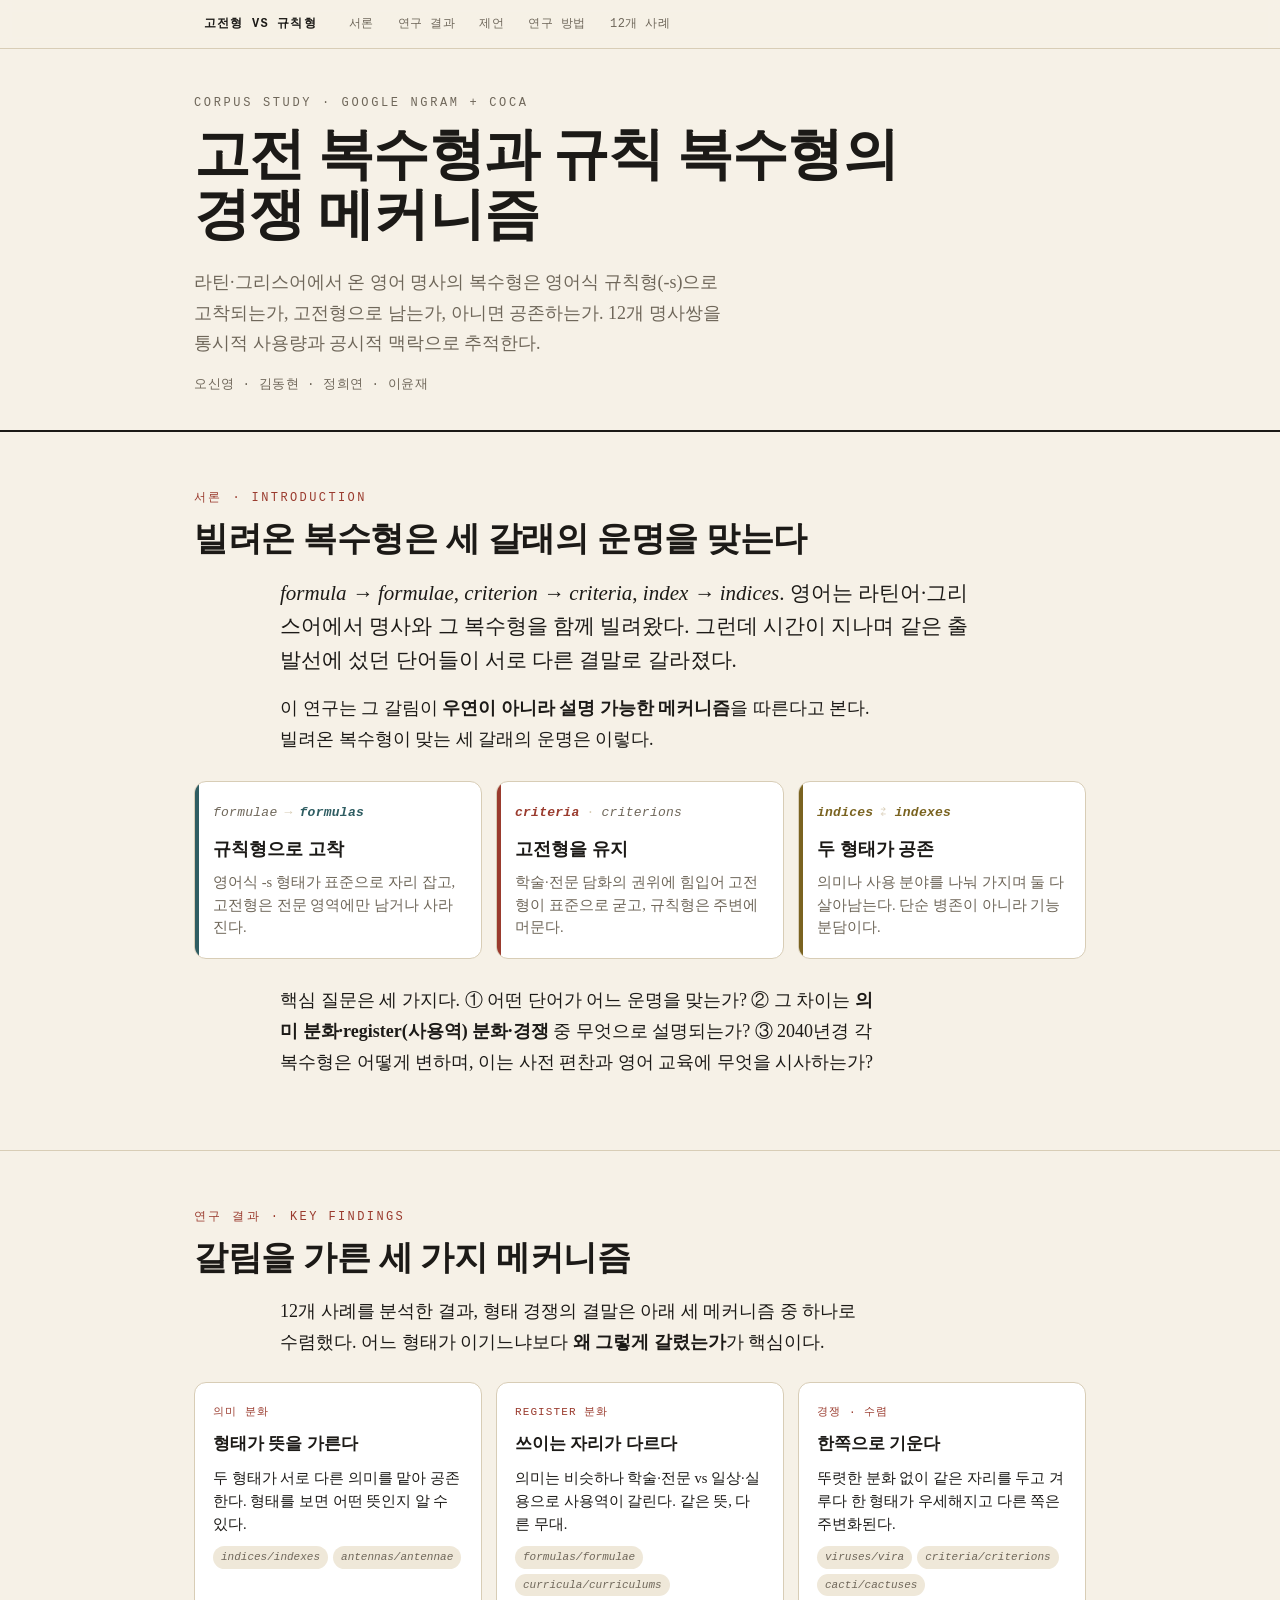
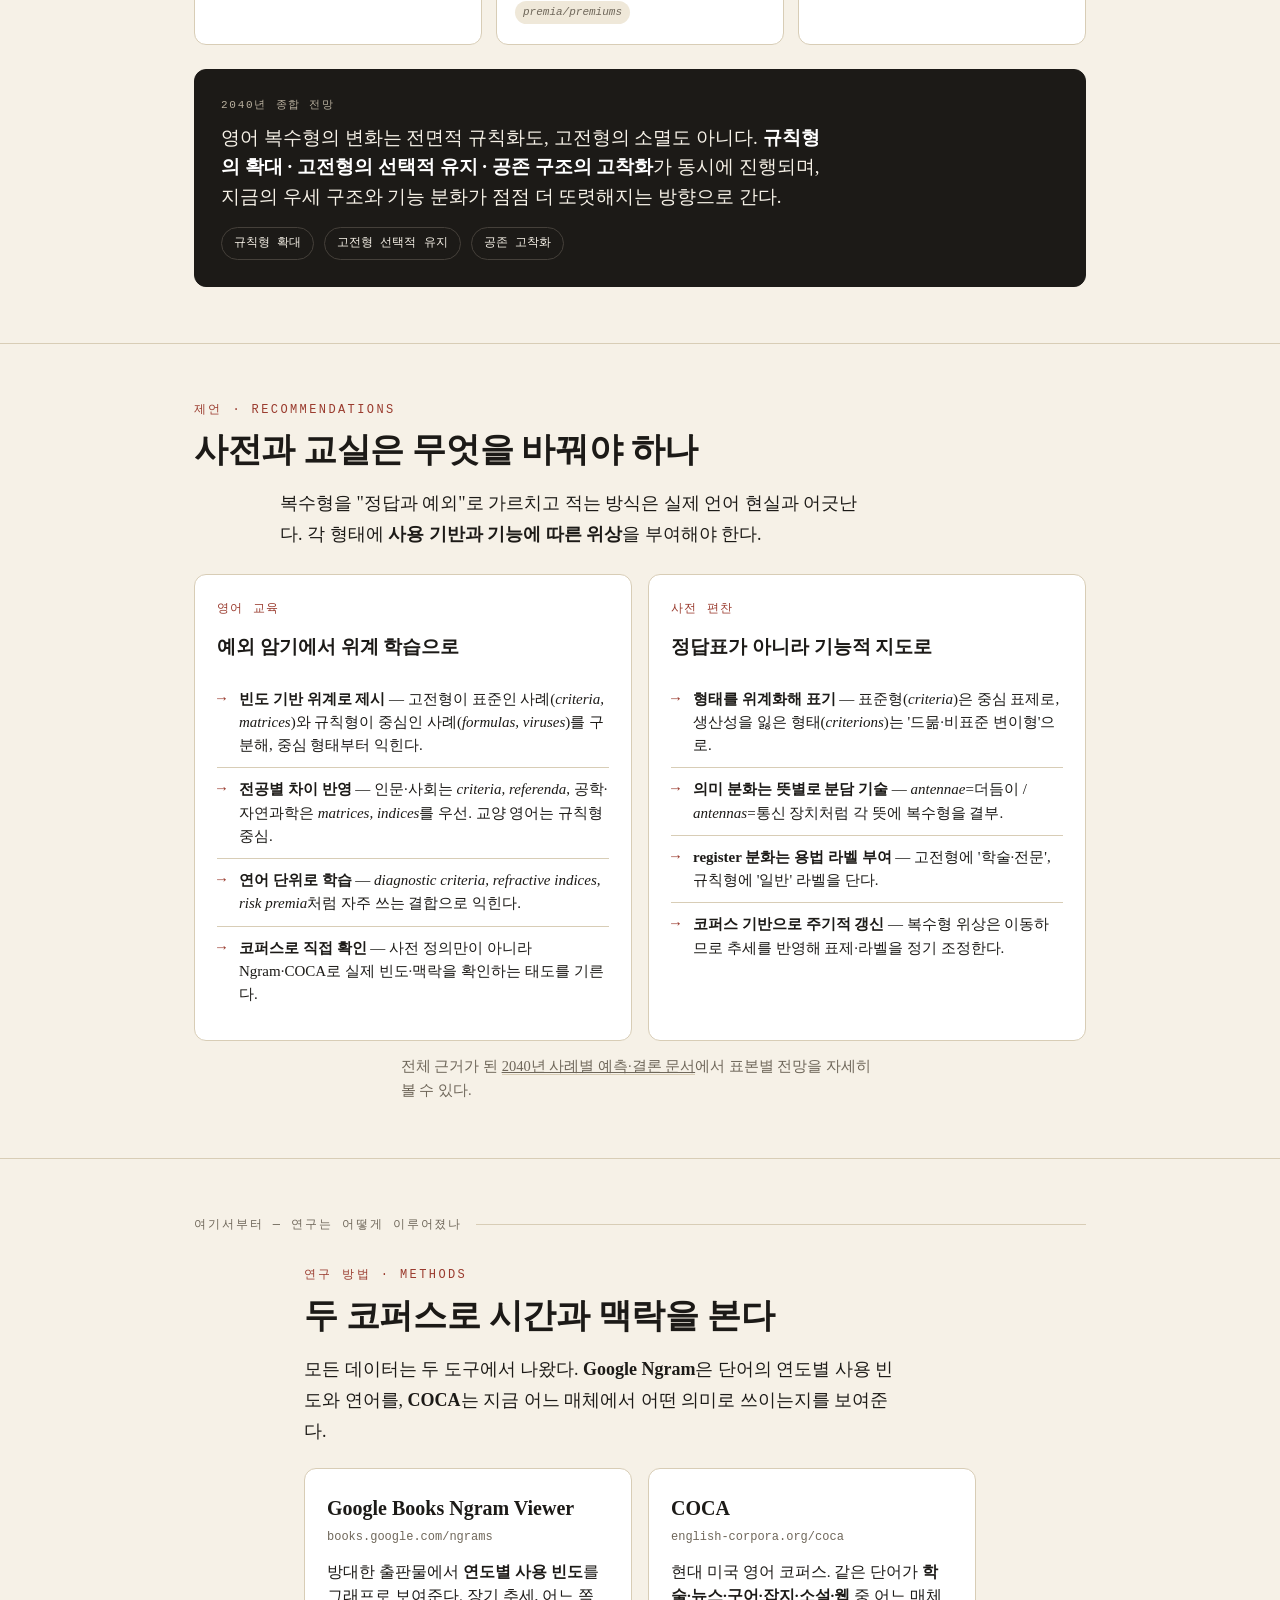
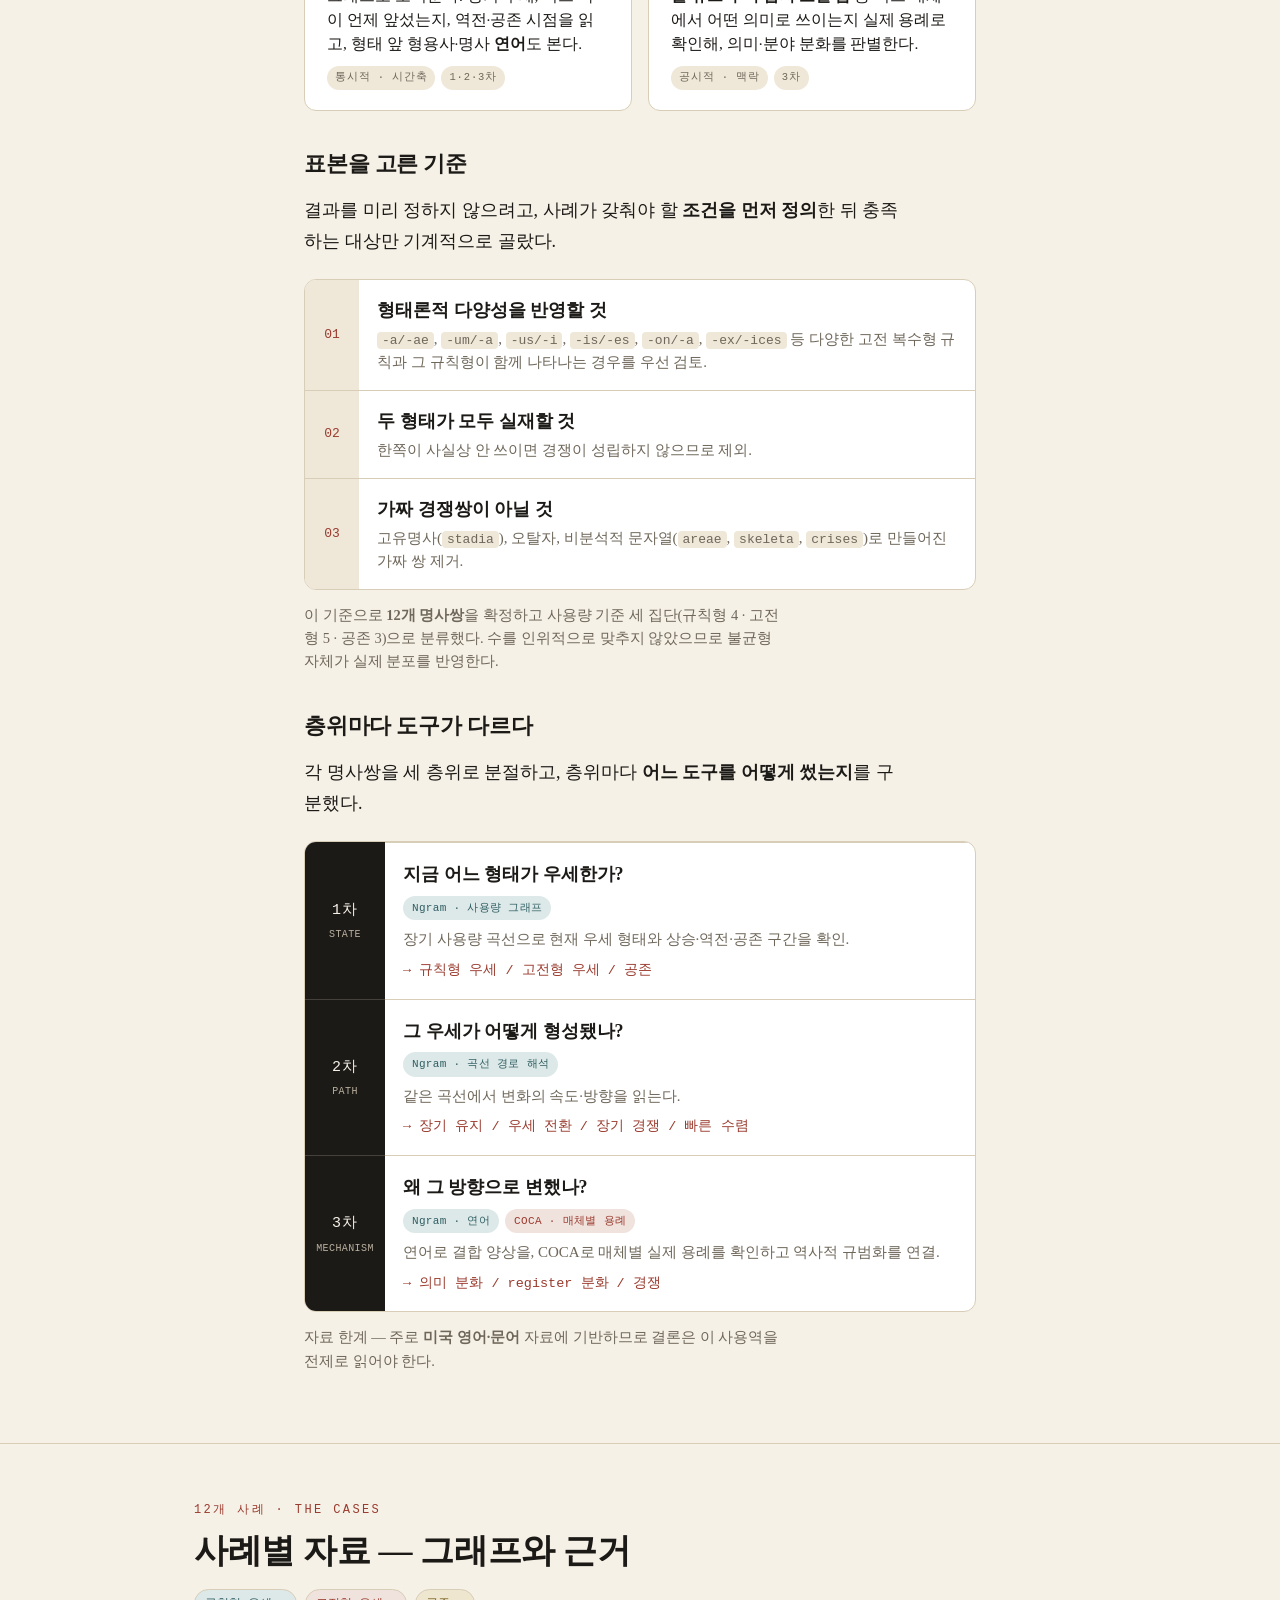
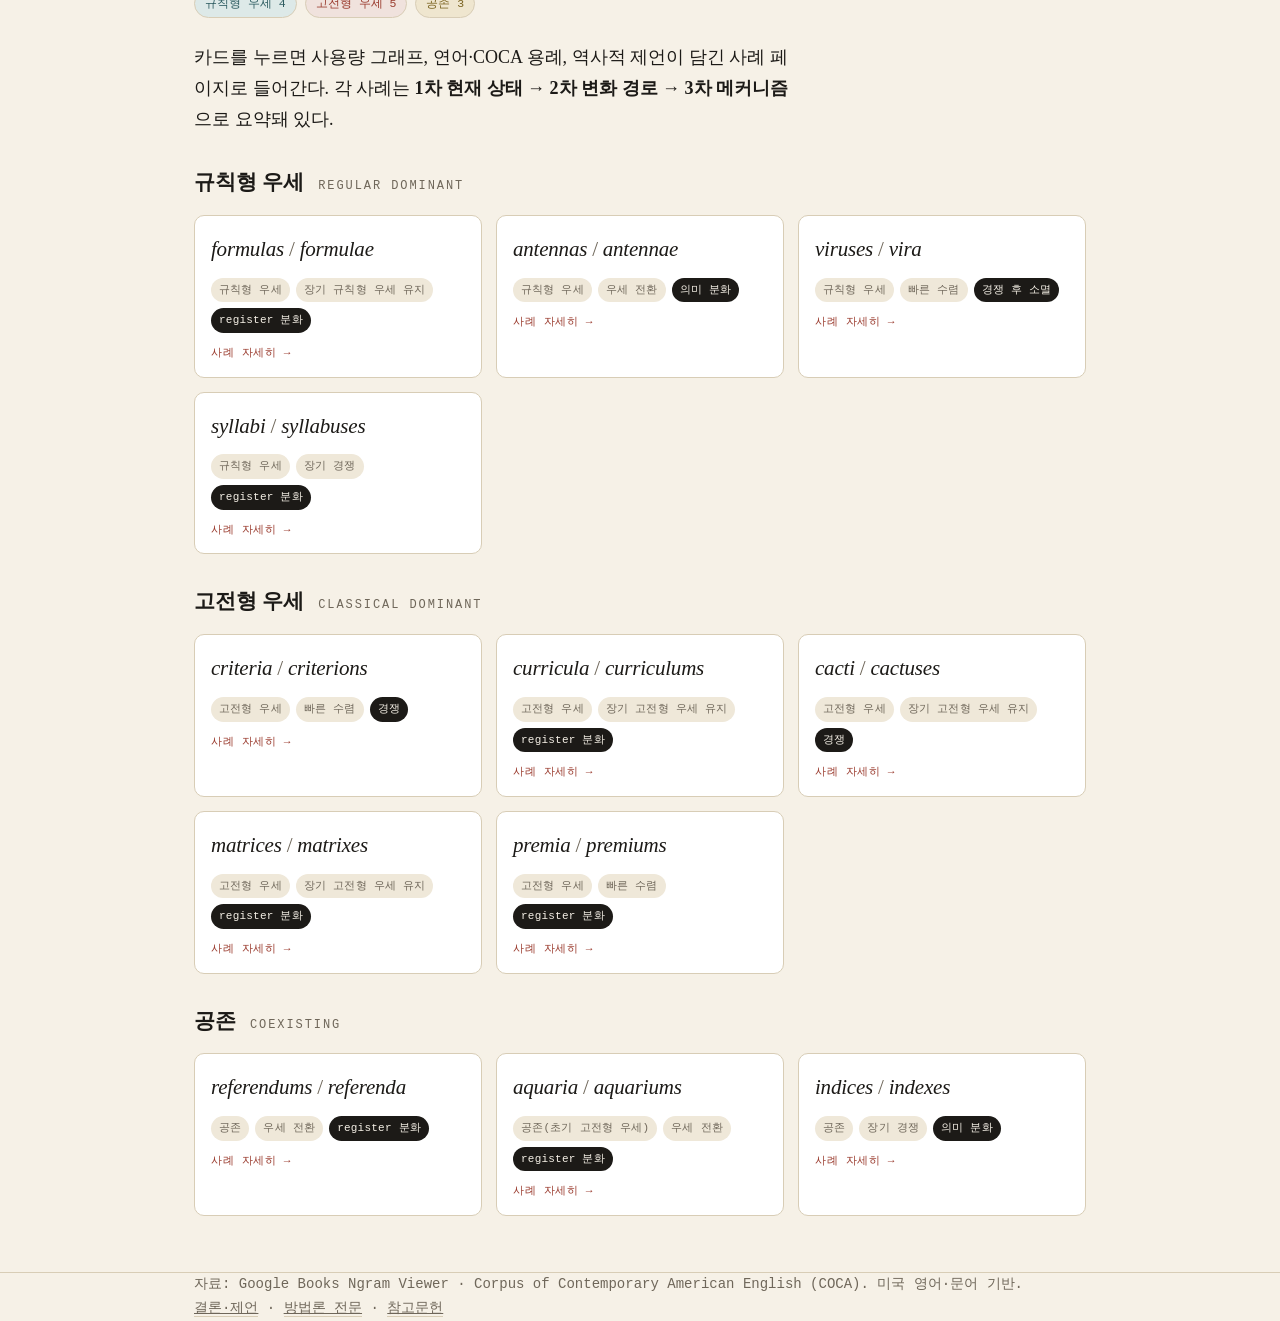
<file: index.html>
<!doctype html>
<html lang="ko">
<head>
<meta charset="utf-8">
<meta name="viewport" content="width=device-width,initial-scale=1">
<title>고전 복수형 vs 규칙 복수형 — 경쟁 메커니즘</title>
<link rel="stylesheet" href="style.css">
</head>
<body>

<nav class="nav">
  <div class="wrap">
    <a class="brand" href="#top">고전형 vs 규칙형</a>
    <a href="#intro">서론</a>
    <a href="#findings">연구 결과</a>
    <a href="#recs">제언</a>
    <a href="#method">연구 방법</a>
    <a href="#cases">12개 사례</a>
  </div>
</nav>

<header class="masthead" id="top">
  <div class="wrap">
    <div class="eyebrow">Corpus study · Google Ngram + COCA</div>
    <h1>고전 복수형과 규칙 복수형의<br>경쟁 메커니즘</h1>
    <p class="sub">라틴·그리스어에서 온 영어 명사의 복수형은 영어식 규칙형(-s)으로 고착되는가, 고전형으로 남는가, 아니면 공존하는가. 12개 명사쌍을 통시적 사용량과 공시적 맥락으로 추적한다.</p>
    <div class="byline">오신영 · 김동현 · 정희연 · 이윤재</div>
  </div>
</header>

<!-- 서론 -->
<section id="intro">
  <div class="wrap">
    <p class="kicker">서론 · Introduction</p>
    <h2 class="sec-h">빌려온 복수형은 세 갈래의 운명을 맞는다</h2>
    <div class="prose narrow" style="padding:0">
      <p class="big"><em>formula → formulae</em>, <em>criterion → criteria</em>, <em>index → indices</em>. 영어는 라틴어·그리스어에서 명사와 그 복수형을 함께 빌려왔다. 그런데 시간이 지나며 같은 출발선에 섰던 단어들이 서로 다른 결말로 갈라졌다.</p>
      <p>이 연구는 그 갈림이 <strong>우연이 아니라 설명 가능한 메커니즘</strong>을 따른다고 본다. 빌려온 복수형이 맞는 세 갈래의 운명은 이렇다.</p>
    </div>
    <div class="fates">
      <div class="fate rg">
        <div class="ar"><span class="from">formulae</span><span class="sep">→</span><span class="to">formulas</span></div>
        <div class="nm">규칙형으로 고착</div>
        <p class="ds">영어식 -s 형태가 표준으로 자리 잡고, 고전형은 전문 영역에만 남거나 사라진다.</p>
      </div>
      <div class="fate cl">
        <div class="ar"><span class="to">criteria</span><span class="sep">·</span><span class="from">criterions</span></div>
        <div class="nm">고전형을 유지</div>
        <p class="ds">학술·전문 담화의 권위에 힘입어 고전형이 표준으로 굳고, 규칙형은 주변에 머문다.</p>
      </div>
      <div class="fate co">
        <div class="ar"><span class="to">indices</span><span class="sep">⇄</span><span class="to">indexes</span></div>
        <div class="nm">두 형태가 공존</div>
        <p class="ds">의미나 사용 분야를 나눠 가지며 둘 다 살아남는다. 단순 병존이 아니라 기능 분담이다.</p>
      </div>
    </div>
    <div class="prose narrow" style="padding:0;margin-top:26px">
      <p>핵심 질문은 세 가지다. ① 어떤 단어가 어느 운명을 맞는가? ② 그 차이는 <strong>의미 분화·register(사용역) 분화·경쟁</strong> 중 무엇으로 설명되는가? ③ 2040년경 각 복수형은 어떻게 변하며, 이는 사전 편찬과 영어 교육에 무엇을 시사하는가?</p>
    </div>
  </div>
</section>

<!-- 연구 결과 (먼저) -->
<section id="findings">
  <div class="wrap">
    <p class="kicker">연구 결과 · Key findings</p>
    <h2 class="sec-h">갈림을 가른 세 가지 메커니즘</h2>
    <div class="prose narrow" style="padding:0"><p>12개 사례를 분석한 결과, 형태 경쟁의 결말은 아래 세 메커니즘 중 하나로 수렴했다. 어느 형태가 이기느냐보다 <strong>왜 그렇게 갈렸는가</strong>가 핵심이다.</p></div>
    <div class="findings">
      <div class="finding">
        <div class="mech">의미 분화</div>
        <h4>형태가 뜻을 가른다</h4>
        <p>두 형태가 서로 다른 의미를 맡아 공존한다. 형태를 보면 어떤 뜻인지 알 수 있다.</p>
        <div class="ex"><span class="e">indices/indexes</span><span class="e">antennas/antennae</span></div>
      </div>
      <div class="finding">
        <div class="mech">register 분화</div>
        <h4>쓰이는 자리가 다르다</h4>
        <p>의미는 비슷하나 학술·전문 vs 일상·실용으로 사용역이 갈린다. 같은 뜻, 다른 무대.</p>
        <div class="ex"><span class="e">formulas/formulae</span><span class="e">curricula/curriculums</span><span class="e">premia/premiums</span></div>
      </div>
      <div class="finding">
        <div class="mech">경쟁 · 수렴</div>
        <h4>한쪽으로 기운다</h4>
        <p>뚜렷한 분화 없이 같은 자리를 두고 겨루다 한 형태가 우세해지고 다른 쪽은 주변화된다.</p>
        <div class="ex"><span class="e">viruses/vira</span><span class="e">criteria/criterions</span><span class="e">cacti/cactuses</span></div>
      </div>
    </div>

    <div class="synth">
      <div class="lab">2040년 종합 전망</div>
      <p>영어 복수형의 변화는 전면적 규칙화도, 고전형의 소멸도 아니다. <strong>규칙형의 확대 · 고전형의 선택적 유지 · 공존 구조의 고착화</strong>가 동시에 진행되며, 지금의 우세 구조와 기능 분화가 점점 더 또렷해지는 방향으로 간다.</p>
      <div class="three"><span>규칙형 확대</span><span>고전형 선택적 유지</span><span>공존 고착화</span></div>
    </div>
  </div>
</section>

<!-- 제언 -->
<section id="recs">
  <div class="wrap">
    <p class="kicker">제언 · Recommendations</p>
    <h2 class="sec-h">사전과 교실은 무엇을 바꿔야 하나</h2>
    <div class="prose narrow" style="padding:0"><p>복수형을 "정답과 예외"로 가르치고 적는 방식은 실제 언어 현실과 어긋난다. 각 형태에 <strong>사용 기반과 기능에 따른 위상</strong>을 부여해야 한다.</p></div>
    <div class="recs">
      <div class="rec">
        <div class="ico">영어 교육</div>
        <h4>예외 암기에서 위계 학습으로</h4>
        <ul>
          <li><strong>빈도 기반 위계로 제시</strong> — 고전형이 표준인 사례(<em>criteria, matrices</em>)와 규칙형이 중심인 사례(<em>formulas, viruses</em>)를 구분해, 중심 형태부터 익힌다.</li>
          <li><strong>전공별 차이 반영</strong> — 인문·사회는 <em>criteria, referenda</em>, 공학·자연과학은 <em>matrices, indices</em>를 우선. 교양 영어는 규칙형 중심.</li>
          <li><strong>연어 단위로 학습</strong> — <em>diagnostic criteria, refractive indices, risk premia</em>처럼 자주 쓰는 결합으로 익힌다.</li>
          <li><strong>코퍼스로 직접 확인</strong> — 사전 정의만이 아니라 Ngram·COCA로 실제 빈도·맥락을 확인하는 태도를 기른다.</li>
        </ul>
      </div>
      <div class="rec">
        <div class="ico">사전 편찬</div>
        <h4>정답표가 아니라 기능적 지도로</h4>
        <ul>
          <li><strong>형태를 위계화해 표기</strong> — 표준형(<em>criteria</em>)은 중심 표제로, 생산성을 잃은 형태(<em>criterions</em>)는 '드묾·비표준 변이형'으로.</li>
          <li><strong>의미 분화는 뜻별로 분담 기술</strong> — <em>antennae</em>=더듬이 / <em>antennas</em>=통신 장치처럼 각 뜻에 복수형을 결부.</li>
          <li><strong>register 분화는 용법 라벨 부여</strong> — 고전형에 '학술·전문', 규칙형에 '일반' 라벨을 단다.</li>
          <li><strong>코퍼스 기반으로 주기적 갱신</strong> — 복수형 위상은 이동하므로 추세를 반영해 표제·라벨을 정기 조정한다.</li>
        </ul>
      </div>
    </div>
    <p class="note narrow" style="padding:0">전체 근거가 된 <a href="docs/conclusion.md" style="border-bottom:1px solid var(--rule)">2040년 사례별 예측·결론 문서</a>에서 표본별 전망을 자세히 볼 수 있다.</p>
  </div>
</section>

<!-- 여기서부터 세부: 연구 방법 -->
<section id="method">
  <div class="wrap">
    <div class="detailmark"><span class="tx">여기서부터 — 연구는 어떻게 이루어졌나</span><span class="ln"></span></div>
  </div>
  <div class="narrow" style="padding-top:30px">
    <p class="kicker">연구 방법 · Methods</p>
    <h2 class="sec-h">두 코퍼스로 시간과 맥락을 본다</h2>
    <div class="prose" style="padding:0"><p>모든 데이터는 두 도구에서 나왔다. <strong>Google Ngram</strong>은 단어의 연도별 사용 빈도와 연어를, <strong>COCA</strong>는 지금 어느 매체에서 어떤 의미로 쓰이는지를 보여준다.</p></div>
    <div class="tools">
      <div class="tool">
        <div class="nm">Google Books Ngram Viewer</div>
        <div class="src">books.google.com/ngrams</div>
        <p class="role">방대한 출판물에서 <strong>연도별 사용 빈도</strong>를 그래프로 보여준다. 장기 추세, 어느 쪽이 언제 앞섰는지, 역전·공존 시점을 읽고, 형태 앞 형용사·명사 <strong>연어</strong>도 본다.</p>
        <span class="tag">통시적 · 시간축</span><span class="tag">1·2·3차</span>
      </div>
      <div class="tool">
        <div class="nm">COCA</div>
        <div class="src">english-corpora.org/coca</div>
        <p class="role">현대 미국 영어 코퍼스. 같은 단어가 <strong>학술·뉴스·구어·잡지·소설·웹</strong> 중 어느 매체에서 어떤 의미로 쓰이는지 실제 용례로 확인해, 의미·분야 분화를 판별한다.</p>
        <span class="tag">공시적 · 맥락</span><span class="tag">3차</span>
      </div>
    </div>

    <h3 class="sec-h" style="font-size:22px;margin-top:40px">표본을 고른 기준</h3>
    <div class="prose" style="padding:0"><p>결과를 미리 정하지 않으려고, 사례가 갖춰야 할 <strong>조건을 먼저 정의</strong>한 뒤 충족하는 대상만 기계적으로 골랐다.</p></div>
    <div class="steps">
      <div class="row"><div class="n">01</div><div class="c"><div class="t">형태론적 다양성을 반영할 것</div><div class="d"><code>-a/-ae</code>, <code>-um/-a</code>, <code>-us/-i</code>, <code>-is/-es</code>, <code>-on/-a</code>, <code>-ex/-ices</code> 등 다양한 고전 복수형 규칙과 그 규칙형이 함께 나타나는 경우를 우선 검토.</div></div></div>
      <div class="row"><div class="n">02</div><div class="c"><div class="t">두 형태가 모두 실재할 것</div><div class="d">한쪽이 사실상 안 쓰이면 경쟁이 성립하지 않으므로 제외.</div></div></div>
      <div class="row"><div class="n">03</div><div class="c"><div class="t">가짜 경쟁쌍이 아닐 것</div><div class="d">고유명사(<code>stadia</code>), 오탈자, 비분석적 문자열(<code>areae</code>, <code>skeleta</code>, <code>crises</code>)로 만들어진 가짜 쌍 제거.</div></div></div>
    </div>
    <p class="note" style="padding:0">이 기준으로 <strong>12개 명사쌍</strong>을 확정하고 사용량 기준 세 집단(규칙형 4 · 고전형 5 · 공존 3)으로 분류했다. 수를 인위적으로 맞추지 않았으므로 불균형 자체가 실제 분포를 반영한다.</p>

    <h3 class="sec-h" style="font-size:22px;margin-top:40px">층위마다 도구가 다르다</h3>
    <div class="prose" style="padding:0"><p>각 명사쌍을 세 층위로 분절하고, 층위마다 <strong>어느 도구를 어떻게 썼는지</strong>를 구분했다.</p></div>
    <div class="pipe">
      <div class="lv"><span class="big">1차</span><span class="sm">STATE</span></div>
      <div class="bd"><div class="q">지금 어느 형태가 우세한가?</div><div class="toolrow"><span class="tchip ng">Ngram · 사용량 그래프</span></div><div class="d">장기 사용량 곡선으로 현재 우세 형태와 상승·역전·공존 구간을 확인.</div><div class="out">→ 규칙형 우세 / 고전형 우세 / 공존</div></div>
      <div class="lv"><span class="big">2차</span><span class="sm">PATH</span></div>
      <div class="bd"><div class="q">그 우세가 어떻게 형성됐나?</div><div class="toolrow"><span class="tchip ng">Ngram · 곡선 경로 해석</span></div><div class="d">같은 곡선에서 변화의 속도·방향을 읽는다.</div><div class="out">→ 장기 유지 / 우세 전환 / 장기 경쟁 / 빠른 수렴</div></div>
      <div class="lv"><span class="big">3차</span><span class="sm">MECHANISM</span></div>
      <div class="bd"><div class="q">왜 그 방향으로 변했나?</div><div class="toolrow"><span class="tchip ng">Ngram · 연어</span><span class="tchip co">COCA · 매체별 용례</span></div><div class="d">연어로 결합 양상을, COCA로 매체별 실제 용례를 확인하고 역사적 규범화를 연결.</div><div class="out">→ 의미 분화 / register 분화 / 경쟁</div></div>
    </div>
    <p class="note" style="padding:0">자료 한계 — 주로 <strong>미국 영어·문어</strong> 자료에 기반하므로 결론은 이 사용역을 전제로 읽어야 한다.</p>
  </div>
</section>

<!-- 12개 사례 -->
<section id="cases">
  <div class="wrap">
    <p class="kicker">12개 사례 · The cases</p>
    <h2 class="sec-h">사례별 자료 — 그래프와 근거</h2>
    <div class="legend">
      <span class="l-rg">규칙형 우세 4</span><span class="l-cl">고전형 우세 5</span><span class="l-co">공존 3</span>
    </div>
    <div class="prose" style="padding:0;margin-bottom:8px"><p>카드를 누르면 사용량 그래프, 연어·COCA 용례, 역사적 제언이 담긴 사례 페이지로 들어간다. 각 사례는 <strong>1차 현재 상태 → 2차 변화 경로 → 3차 메커니즘</strong>으로 요약돼 있다.</p></div>
      <div class="grouphead"><span class="gk">규칙형 우세</span><span class="ge">Regular dominant</span></div>
      <div class="grid">
        <a class="card" href="cases/formulas-formulae.html">
          <p class="pair"><span class="a">formulas</span><span class="s">/</span><span class="a">formulae</span></p>
          <div class="flow"><span class="chip">규칙형 우세</span><span class="chip">장기 규칙형 우세 유지</span><span class="chip m">register 분화</span></div>
          <div class="more">사례 자세히 →</div>
        </a>
        <a class="card" href="cases/antennas-antennae.html">
          <p class="pair"><span class="a">antennas</span><span class="s">/</span><span class="a">antennae</span></p>
          <div class="flow"><span class="chip">규칙형 우세</span><span class="chip">우세 전환</span><span class="chip m">의미 분화</span></div>
          <div class="more">사례 자세히 →</div>
        </a>
        <a class="card" href="cases/viruses-vira.html">
          <p class="pair"><span class="a">viruses</span><span class="s">/</span><span class="a">vira</span></p>
          <div class="flow"><span class="chip">규칙형 우세</span><span class="chip">빠른 수렴</span><span class="chip m">경쟁 후 소멸</span></div>
          <div class="more">사례 자세히 →</div>
        </a>
        <a class="card" href="cases/syllabi-syllabuses.html">
          <p class="pair"><span class="a">syllabi</span><span class="s">/</span><span class="a">syllabuses</span></p>
          <div class="flow"><span class="chip">규칙형 우세</span><span class="chip">장기 경쟁</span><span class="chip m">register 분화</span></div>
          <div class="more">사례 자세히 →</div>
        </a>
      </div>
      <div class="grouphead"><span class="gk">고전형 우세</span><span class="ge">Classical dominant</span></div>
      <div class="grid">
        <a class="card" href="cases/criteria-criterions.html">
          <p class="pair"><span class="a">criteria</span><span class="s">/</span><span class="a">criterions</span></p>
          <div class="flow"><span class="chip">고전형 우세</span><span class="chip">빠른 수렴</span><span class="chip m">경쟁</span></div>
          <div class="more">사례 자세히 →</div>
        </a>
        <a class="card" href="cases/curricula-curriculums.html">
          <p class="pair"><span class="a">curricula</span><span class="s">/</span><span class="a">curriculums</span></p>
          <div class="flow"><span class="chip">고전형 우세</span><span class="chip">장기 고전형 우세 유지</span><span class="chip m">register 분화</span></div>
          <div class="more">사례 자세히 →</div>
        </a>
        <a class="card" href="cases/cacti-cactuses.html">
          <p class="pair"><span class="a">cacti</span><span class="s">/</span><span class="a">cactuses</span></p>
          <div class="flow"><span class="chip">고전형 우세</span><span class="chip">장기 고전형 우세 유지</span><span class="chip m">경쟁</span></div>
          <div class="more">사례 자세히 →</div>
        </a>
        <a class="card" href="cases/matrices-matrixes.html">
          <p class="pair"><span class="a">matrices</span><span class="s">/</span><span class="a">matrixes</span></p>
          <div class="flow"><span class="chip">고전형 우세</span><span class="chip">장기 고전형 우세 유지</span><span class="chip m">register 분화</span></div>
          <div class="more">사례 자세히 →</div>
        </a>
        <a class="card" href="cases/premia-premiums.html">
          <p class="pair"><span class="a">premia</span><span class="s">/</span><span class="a">premiums</span></p>
          <div class="flow"><span class="chip">고전형 우세</span><span class="chip">빠른 수렴</span><span class="chip m">register 분화</span></div>
          <div class="more">사례 자세히 →</div>
        </a>
      </div>
      <div class="grouphead"><span class="gk">공존</span><span class="ge">Coexisting</span></div>
      <div class="grid">
        <a class="card" href="cases/referendums-referenda.html">
          <p class="pair"><span class="a">referendums</span><span class="s">/</span><span class="a">referenda</span></p>
          <div class="flow"><span class="chip">공존</span><span class="chip">우세 전환</span><span class="chip m">register 분화</span></div>
          <div class="more">사례 자세히 →</div>
        </a>
        <a class="card" href="cases/aquaria-aquariums.html">
          <p class="pair"><span class="a">aquaria</span><span class="s">/</span><span class="a">aquariums</span></p>
          <div class="flow"><span class="chip">공존(초기 고전형 우세)</span><span class="chip">우세 전환</span><span class="chip m">register 분화</span></div>
          <div class="more">사례 자세히 →</div>
        </a>
        <a class="card" href="cases/indices-indexes.html">
          <p class="pair"><span class="a">indices</span><span class="s">/</span><span class="a">indexes</span></p>
          <div class="flow"><span class="chip">공존</span><span class="chip">장기 경쟁</span><span class="chip m">의미 분화</span></div>
          <div class="more">사례 자세히 →</div>
        </a>
      </div>
  </div>
</section>

<footer class="wrap">
  자료: Google Books Ngram Viewer · Corpus of Contemporary American English (COCA). 미국 영어·문어 기반.<br>
  <a href="docs/conclusion.md">결론·제언</a> · <a href="docs/methodology.md">방법론 전문</a> · <a href="docs/references.md">참고문헌</a>
</footer>
</body>
</html>
</file>
<file: style.css>
:root{
  --ink:#1c1a17; --paper:#f6f1e7; --paper2:#efe8d9;
  --rule:#d8cdb6; --muted:#6f675a;
  --classical:#9a3b2e; --classical-bg:#f0e2dd;
  --regular:#2f5d62; --regular-bg:#dde9e8;
  --coexist:#7a6320; --accent:#9a3b2e;
}
*{box-sizing:border-box}
html{scroll-behavior:smooth}
body{margin:0;background:var(--paper);color:var(--ink);
  font-family:"Iowan Old Style","Palatino Linotype",Palatino,Georgia,"Noto Serif KR",serif;
  font-size:18px;line-height:1.7;-webkit-font-smoothing:antialiased}
a{color:inherit}
.wrap{max-width:940px;margin:0 auto;padding:0 24px}
.narrow{max-width:720px;margin:0 auto;padding:0 24px}
.eyebrow{font-family:ui-monospace,"SF Mono",Menlo,monospace;font-size:12px;letter-spacing:.22em;
  text-transform:uppercase;color:var(--muted)}

/* sticky mini-nav */
.nav{position:sticky;top:0;z-index:20;background:rgba(246,241,231,.92);backdrop-filter:blur(6px);
  border-bottom:1px solid var(--rule)}
.nav .wrap{display:flex;gap:4px;align-items:center;padding:9px 24px;overflow-x:auto}
.nav a{font-family:ui-monospace,monospace;font-size:12px;letter-spacing:.04em;text-decoration:none;
  color:var(--muted);padding:5px 10px;border-radius:6px;white-space:nowrap}
.nav a:hover{color:var(--ink);background:var(--paper2)}
.nav .brand{font-weight:700;color:var(--ink);margin-right:8px;letter-spacing:.1em;text-transform:uppercase}

/* hero */
.masthead{border-bottom:2px solid var(--ink)}
.masthead .wrap{padding-top:44px;padding-bottom:34px}
.masthead h1{font-size:clamp(32px,5.4vw,56px);line-height:1.07;margin:.2em 0 .4em;font-weight:700;letter-spacing:-.012em}
.masthead p.sub{margin:0;color:var(--muted);font-size:18px;max-width:60ch}
.byline{margin-top:16px;font-family:ui-monospace,monospace;font-size:12.5px;color:var(--muted);letter-spacing:.04em}
.versus{display:flex;align-items:stretch;border:1px solid var(--rule);border-radius:10px;overflow:hidden;margin:30px 0 0;background:#fff}
.versus .side{flex:1;padding:18px 20px}
.versus .side.cl{background:var(--classical-bg)} .versus .side.rg{background:var(--regular-bg)}
.versus .side .lab{font-family:ui-monospace,monospace;font-size:11px;letter-spacing:.18em;text-transform:uppercase}
.versus .side.cl .lab{color:var(--classical)} .versus .side.rg .lab{color:var(--regular)}
.versus .side .frm{font-size:21px;font-style:italic;margin-top:4px}
.versus .mid{display:flex;align-items:center;justify-content:center;padding:0 6px;font-family:ui-monospace,monospace;color:var(--muted);font-size:13px;background:#fff}

/* generic section */
section{padding:56px 0;border-bottom:1px solid var(--rule)}
.kicker{font-family:ui-monospace,monospace;font-size:12px;letter-spacing:.2em;text-transform:uppercase;color:var(--accent);margin:0 0 10px}
.sec-h{font-size:clamp(24px,3.6vw,34px);line-height:1.18;margin:0 0 18px;font-weight:700;letter-spacing:-.01em}
.prose p{font-size:18px;line-height:1.72;margin:0 0 16px;max-width:66ch}
.prose p.big{font-size:21px;line-height:1.6;color:var(--ink)}
.prose em{font-style:italic}

/* research questions list */
.ql{list-style:none;padding:0;margin:18px 0 0;counter-reset:q}
.ql li{counter-increment:q;position:relative;padding:14px 0 14px 46px;border-top:1px solid var(--rule);max-width:66ch}
.ql li:before{content:"Q" counter(q);position:absolute;left:0;top:14px;font-family:ui-monospace,monospace;
  font-size:12px;color:var(--accent);letter-spacing:.05em;font-weight:600}

/* hypothesis cards */
.hyp{display:grid;grid-template-columns:repeat(auto-fit,minmax(200px,1fr));gap:14px;margin-top:22px}
.hyp .h{border:1px solid var(--rule);border-radius:10px;padding:16px 16px;background:#fff}
.hyp .h .t{font-family:ui-monospace,monospace;font-size:11px;letter-spacing:.12em;text-transform:uppercase;color:var(--muted);margin-bottom:6px}
.hyp .h.cl .t{color:var(--classical)} .hyp .h.rg .t{color:var(--regular)} .hyp .h.co .t{color:var(--coexist)}
.hyp .h p{margin:0;font-size:15.5px;line-height:1.55}

/* tools — two big tool cards */
.tools{display:grid;grid-template-columns:1fr 1fr;gap:16px;margin-top:22px}
.tool{border:1px solid var(--rule);border-radius:12px;background:#fff;padding:22px 22px 20px}
.tool .nm{font-size:20px;font-weight:700;margin:0 0 2px}
.tool .src{font-family:ui-monospace,monospace;font-size:12px;color:var(--muted);margin-bottom:12px;word-break:break-all}
.tool .role{font-size:15.5px;line-height:1.55;margin:0;color:var(--ink)}
.tool .tag{display:inline-block;font-family:ui-monospace,monospace;font-size:10.5px;letter-spacing:.08em;text-transform:uppercase;
  padding:3px 8px;border-radius:999px;background:var(--paper2);color:var(--muted);margin:10px 6px 0 0}

/* sampling steps */
.steps{margin-top:22px;border:1px solid var(--rule);border-radius:12px;overflow:hidden;background:#fff}
.steps .row{display:grid;grid-template-columns:54px 1fr;border-top:1px solid var(--rule)}
.steps .row:first-child{border-top:none}
.steps .row .n{background:var(--paper2);display:flex;align-items:center;justify-content:center;font-family:ui-monospace,monospace;font-size:13px;color:var(--accent)}
.steps .row .c{padding:15px 18px}
.steps .row .c .t{font-weight:600;margin-bottom:3px}
.steps .row .c .d{font-size:15px;color:var(--muted);line-height:1.55}
.steps .row .c code{font-family:ui-monospace,monospace;font-size:13px;background:var(--paper2);padding:1px 5px;border-radius:4px}
.note{margin-top:14px;font-size:14.5px;color:var(--muted);line-height:1.6;max-width:66ch}

/* pipeline (where each tool is used) */
.pipe{display:grid;grid-template-columns:80px 1fr;gap:0;margin-top:22px;border:1px solid var(--rule);border-radius:12px;overflow:hidden;background:#fff}
.pipe .lv{display:flex;flex-direction:column;align-items:center;justify-content:center;gap:3px;
  background:var(--ink);color:var(--paper);padding:18px 6px;border-top:1px solid #45403a}
.pipe .lv:first-child{border-top:none}
.pipe .lv .big{font-family:ui-monospace,monospace;font-size:15px;letter-spacing:.06em}
.pipe .lv .sm{font-size:10px;font-family:ui-monospace,monospace;color:#b9b09f;letter-spacing:.04em}
.pipe .bd{padding:16px 18px;border-top:1px solid var(--rule)}
.pipe .bd:first-of-type{border-top:none}
.pipe .bd .q{font-weight:600;margin-bottom:6px}
.pipe .bd .toolrow{display:flex;flex-wrap:wrap;gap:6px;margin-bottom:8px}
.pipe .bd .tchip{font-family:ui-monospace,monospace;font-size:11px;letter-spacing:.03em;padding:3px 9px;border-radius:999px}
.pipe .bd .tchip.ng{background:var(--regular-bg);color:var(--regular)}
.pipe .bd .tchip.co{background:var(--classical-bg);color:var(--classical)}
.pipe .bd .d{font-size:15px;color:var(--muted);line-height:1.55}
.pipe .bd .out{margin-top:8px;font-size:13.5px;font-family:ui-monospace,monospace;color:var(--accent)}

/* results overview bar */
.legend{display:flex;flex-wrap:wrap;gap:8px;margin:6px 0 24px}
.legend span{font-family:ui-monospace,monospace;font-size:11.5px;padding:4px 10px;border-radius:999px;border:1px solid var(--rule)}
.legend .l-cl{background:var(--classical-bg);color:var(--classical)} .legend .l-rg{background:var(--regular-bg);color:var(--regular)}
.legend .l-co{background:#efe6cf;color:var(--coexist)}

/* case cards */
.grouphead{display:flex;align-items:baseline;gap:14px;margin:30px 0 14px}
.grouphead .gk{font-size:21px;font-weight:700}
.grouphead .ge{font-family:ui-monospace,monospace;font-size:12px;letter-spacing:.16em;text-transform:uppercase;color:var(--muted)}
.grid{display:grid;grid-template-columns:repeat(auto-fill,minmax(250px,1fr));gap:14px}
.card{display:block;text-decoration:none;border:1px solid var(--rule);border-radius:10px;background:#fff;
  padding:16px 16px 14px;transition:transform .14s ease,box-shadow .14s ease,border-color .14s}
.card:hover{transform:translateY(-3px);box-shadow:0 10px 24px rgba(40,30,20,.10);border-color:var(--ink)}
.card .pair{font-size:21px;margin:0 0 10px;letter-spacing:-.01em}
.card .pair .a{font-style:italic} .card .pair .s{color:var(--muted);font-style:normal;margin:0 5px}
.card .flow{display:flex;flex-wrap:wrap;gap:6px}
.chip{font-family:ui-monospace,monospace;font-size:11px;letter-spacing:.02em;padding:3px 8px;border-radius:999px;background:var(--paper2);color:var(--muted);white-space:nowrap}
.chip.m{background:var(--ink);color:var(--paper)}
.card .more{margin-top:11px;font-family:ui-monospace,monospace;font-size:11px;letter-spacing:.06em;color:var(--accent)}

footer{padding:40px 0 64px;color:var(--muted);font-size:14px;font-family:ui-monospace,monospace}
footer a{border-bottom:1px solid var(--rule)}

/* ===== case page ===== */
.topbar{border-bottom:2px solid var(--ink);background:var(--paper);position:sticky;top:0;z-index:20}
.topbar .wrap{display:flex;align-items:center;justify-content:space-between;padding:13px 24px}
.topbar a.back{font-family:ui-monospace,monospace;font-size:13px;text-decoration:none;color:var(--muted)}
.topbar a.back:hover{color:var(--ink)}
.topbar .site{font-family:ui-monospace,monospace;font-size:12px;letter-spacing:.12em;text-transform:uppercase;color:var(--muted)}
.casehero{padding:40px 0 10px}
.casehero .pair{font-size:clamp(34px,6vw,58px);margin:8px 0 16px;letter-spacing:-.015em}
.casehero .pair em{font-style:italic} .casehero .pair .sl{color:var(--rule);font-style:normal;margin:0 10px}
.flowbig{display:flex;flex-wrap:wrap;gap:8px;align-items:center;margin-bottom:8px}
.flowbig .step{font-family:ui-monospace,monospace;font-size:12.5px;padding:5px 11px;border:1px solid var(--rule);border-radius:999px;background:#fff}
.flowbig .step.m{background:var(--ink);color:var(--paper);border-color:var(--ink)} .flowbig .ar{color:var(--muted);font-family:ui-monospace,monospace}
figure.rep{margin:26px 0 8px;border:1px solid var(--rule);border-radius:10px;overflow:hidden;background:#fff;cursor:zoom-in}
figure.rep img{display:block;width:100%;height:auto}
figure.rep figcaption{padding:10px 14px;font-size:13.5px;color:var(--muted);border-top:1px solid var(--rule);font-family:ui-monospace,monospace;cursor:auto}
.block{padding:34px 0;border-bottom:1px solid var(--rule)}
.block h3{font-size:13px;font-family:ui-monospace,monospace;letter-spacing:.18em;text-transform:uppercase;color:var(--muted);margin:0 0 14px}
.block p{margin:0 0 14px;max-width:66ch}
.block.concl p{font-size:20px;line-height:1.6}
.tier{display:grid;grid-template-columns:84px 1fr;border:1px solid var(--rule);border-radius:8px;overflow:hidden;margin-top:6px}
.tier .n{background:var(--ink);color:var(--paper);display:flex;align-items:center;justify-content:center;font-family:ui-monospace,monospace;font-size:13px;padding:16px 0}
.tier .c{padding:14px 18px;border-bottom:1px solid var(--rule)} .tier .c:last-child{border-bottom:none}
.tier .c .q{font-weight:600} .tier .c .tool{display:block;margin-top:3px;color:var(--muted);font-size:14.5px;font-family:ui-monospace,monospace}
.tier .n.b2,.tier .n.b3{border-top:1px solid #45403a}
.subblock{margin-top:22px} .subblock .seg{font-family:ui-monospace,monospace;font-size:11px;letter-spacing:.12em;color:var(--accent);text-transform:uppercase}
.subblock h4{font-size:16px;margin:6px 0 8px}

/* references — bigger thumbs + lightbox */
.refsub{font-size:12px;font-family:ui-monospace,monospace;letter-spacing:.1em;text-transform:uppercase;color:var(--accent);margin:20px 0 8px}
.refgrid{display:grid;grid-template-columns:repeat(auto-fill,minmax(300px,1fr));gap:14px}
.refgrid figure{margin:0;border:1px solid var(--rule);border-radius:8px;overflow:hidden;background:var(--paper);cursor:zoom-in}
.refgrid figure img{display:block;width:100%;height:auto}
.refgrid figure figcaption{font-size:12px;color:var(--muted);padding:7px 9px;font-family:ui-monospace,monospace}
.refhint{font-size:13px;color:var(--muted);font-family:ui-monospace,monospace;margin:0 0 10px}

.casenav{display:flex;justify-content:space-between;gap:12px;padding:30px 0 60px}
.casenav a{flex:1;text-decoration:none;border:1px solid var(--rule);border-radius:10px;padding:14px 16px;background:#fff;transition:border-color .14s}
.casenav a:hover{border-color:var(--ink)} .casenav a.next{text-align:right}
.casenav .dir{font-family:ui-monospace,monospace;font-size:11px;letter-spacing:.12em;text-transform:uppercase;color:var(--muted)}
.casenav .nm{font-style:italic;font-size:18px;margin-top:3px} .casenav a.disabled{opacity:.35;pointer-events:none}

/* lightbox */
.lb{position:fixed;inset:0;background:rgba(20,16,12,.9);display:none;align-items:center;justify-content:center;z-index:100;padding:24px;cursor:zoom-out}
.lb.on{display:flex}
.lb img{max-width:96vw;max-height:92vh;border-radius:6px;box-shadow:0 20px 60px rgba(0,0,0,.5)}
.lb .x{position:absolute;top:16px;right:22px;color:#fff;font-family:ui-monospace,monospace;font-size:24px;cursor:pointer}

@media (max-width:620px){
  body{font-size:17px}
  .versus{flex-direction:column}
  .tools{grid-template-columns:1fr}
  .tier{grid-template-columns:64px 1fr}
  .pipe{grid-template-columns:64px 1fr}
}
@media (prefers-reduced-motion:reduce){*{transition:none!important}}

/* ===== v3 additions ===== */

/* hero: three-fate intro visual */
.fates{display:grid;grid-template-columns:repeat(3,1fr);gap:14px;margin:26px 0 0}
.fate{border:1px solid var(--rule);border-radius:12px;padding:20px 18px;background:#fff;position:relative;overflow:hidden}
.fate:before{content:"";position:absolute;left:0;top:0;bottom:0;width:4px}
.fate.rg:before{background:var(--regular)} .fate.cl:before{background:var(--classical)} .fate.co:before{background:var(--coexist)}
.fate .ar{font-family:ui-monospace,monospace;font-size:13px;letter-spacing:.02em;margin-bottom:10px;display:flex;align-items:center;gap:7px}
.fate.rg .ar .to{color:var(--regular);font-weight:700} .fate.cl .ar .to{color:var(--classical);font-weight:700} .fate.co .ar .to{color:var(--coexist);font-weight:700}
.fate .ar .from{color:var(--muted);font-style:italic} .fate .ar .to{font-style:italic}
.fate .ar .sep{color:var(--rule)}
.fate .nm{font-size:18px;font-weight:700;margin:0 0 6px}
.fate .ds{font-size:14.5px;line-height:1.55;color:var(--muted);margin:0}
.fate .cnt{position:absolute;right:16px;top:16px;font-family:ui-monospace,monospace;font-size:11px;color:var(--rule)}
@media (max-width:680px){.fates{grid-template-columns:1fr}}

/* findings section (key results up front) */
.findings{display:grid;grid-template-columns:1fr 1fr 1fr;gap:14px;margin-top:24px}
.finding{border:1px solid var(--rule);border-radius:12px;background:#fff;padding:20px 18px}
.finding .mech{font-family:ui-monospace,monospace;font-size:11px;letter-spacing:.1em;text-transform:uppercase;color:var(--accent);margin-bottom:9px}
.finding h4{font-size:17px;margin:0 0 8px;font-weight:700}
.finding p{font-size:14.5px;line-height:1.58;color:var(--ink);margin:0 0 10px}
.finding .ex{display:flex;flex-wrap:wrap;gap:5px}
.finding .ex .e{font-family:ui-monospace,monospace;font-size:11px;font-style:italic;padding:2px 8px;border-radius:999px;background:var(--paper2);color:var(--muted)}
@media (max-width:780px){.findings{grid-template-columns:1fr}}

/* synthesis banner */
.synth{margin-top:24px;border:1px solid var(--ink);border-radius:12px;background:var(--ink);color:var(--paper);padding:26px 26px}
.synth .lab{font-family:ui-monospace,monospace;font-size:11px;letter-spacing:.16em;text-transform:uppercase;color:#b9b09f;margin-bottom:8px}
.synth p{font-size:19px;line-height:1.55;margin:0;max-width:64ch}
.synth strong{color:#fff}
.synth .three{display:flex;gap:10px;flex-wrap:wrap;margin-top:16px}
.synth .three span{font-family:ui-monospace,monospace;font-size:12px;padding:5px 12px;border:1px solid #45403a;border-radius:999px}

/* recommendations: two columns */
.recs{display:grid;grid-template-columns:1fr 1fr;gap:16px;margin-top:24px}
.rec{border:1px solid var(--rule);border-radius:12px;background:#fff;padding:24px 22px}
.rec .ico{font-family:ui-monospace,monospace;font-size:12px;letter-spacing:.12em;text-transform:uppercase;color:var(--accent);margin-bottom:12px}
.rec h4{font-size:19px;margin:0 0 14px;font-weight:700}
.rec ul{list-style:none;padding:0;margin:0}
.rec li{position:relative;padding:10px 0 10px 22px;border-top:1px solid var(--rule);font-size:15px;line-height:1.55}
.rec li:first-child{border-top:none}
.rec li:before{content:"→";position:absolute;left:0;top:10px;color:var(--accent);font-family:ui-monospace,monospace}
.rec li strong{font-weight:700}
.rec li em{font-style:italic}
@media (max-width:680px){.recs{grid-template-columns:1fr}}

/* section divider label for "from here: detail" */
.detailmark{display:flex;align-items:center;gap:14px;margin:0}
.detailmark .ln{flex:1;height:1px;background:var(--rule)}
.detailmark .tx{font-family:ui-monospace,monospace;font-size:12px;letter-spacing:.16em;text-transform:uppercase;color:var(--muted)}
</file>
